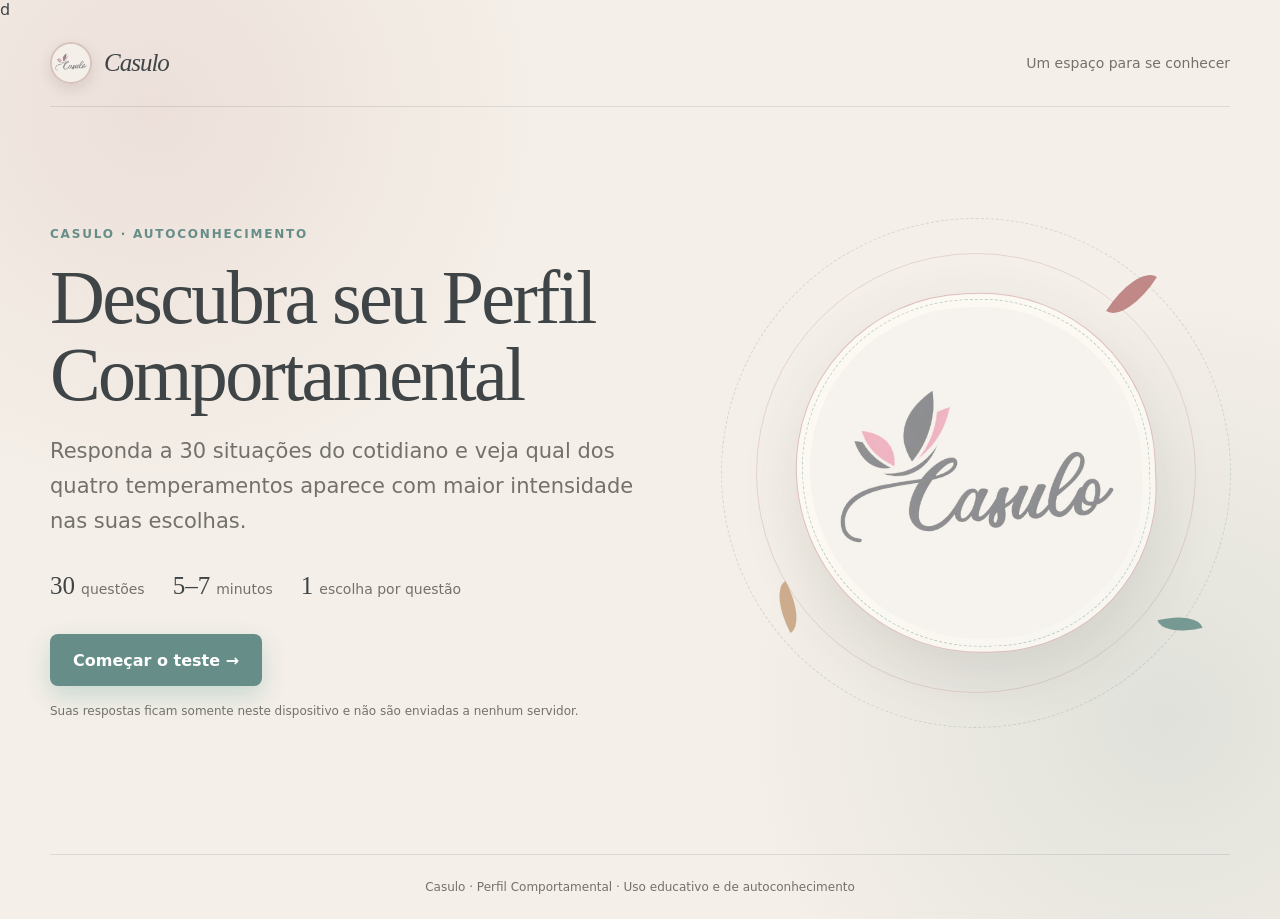
<file: index.html>
d<!doctype html>
<html lang="pt-BR">
<head>
  <meta charset="utf-8">
  <meta name="viewport" content="width=device-width, initial-scale=1">
  <meta name="description" content="Casulo — Perfil Comportamental">
  <title>Casulo | Perfil Comportamental</title>
  <link rel="stylesheet" href="styles.css">
</head>
<body>
  <div class="page-shell">
    <header class="site-header">
      <a class="brand" href="#" aria-label="Início">
        <img class="brand-mark" src="assets/casulo-marca.jpg" alt="">
        <span class="brand-name">Casulo</span>
      </a>
      <span class="header-label">Um espaço para se conhecer</span>
    </header>

    <main>
      <section id="intro" class="screen intro-screen">
        <div class="intro-copy">
          <span class="eyebrow">Casulo · Autoconhecimento</span>
          <h1>Descubra seu Perfil Comportamental</h1>
          <p class="lead">Responda a 30 situações do cotidiano e veja qual dos quatro temperamentos aparece com maior intensidade nas suas escolhas.</p>
          <div class="feature-row" aria-label="Informações do teste">
            <span><strong>30</strong> questões</span>
            <span><strong>5–7</strong> minutos</span>
            <span><strong>1</strong> escolha por questão</span>
          </div>
          <button id="start-button" class="primary-button" type="button">Começar o teste <span aria-hidden="true">→</span></button>
          <p class="privacy-note">Suas respostas ficam somente neste dispositivo e não são enviadas a nenhum servidor.</p>
        </div>
        <div class="intro-visual" aria-hidden="true">
          <div class="orbit orbit-one"></div>
          <div class="orbit orbit-two"></div>
          <div class="brand-photo-wrap">
            <img class="brand-photo" src="assets/casulo-marca.jpg" alt="">
          </div>
          <span class="floating-petal petal-one"></span>
          <span class="floating-petal petal-two"></span>
          <span class="floating-petal petal-three"></span>
        </div>
      </section>

      <section id="quiz" class="screen quiz-screen" hidden>
        <div class="quiz-topline">
          <button id="back-button" class="text-button" type="button" aria-label="Voltar à questão anterior">← Voltar</button>
          <span id="question-count">Questão 1 de 30</span>
        </div>
        <div class="progress-track" aria-hidden="true"><span id="progress-bar"></span></div>
        <div class="question-card">
          <span class="eyebrow">Escolha a opção que mais se parece com você</span>
          <h2 id="question-text"></h2>
          <div id="answer-list" class="answer-list" role="radiogroup" aria-labelledby="question-text"></div>
          <div class="quiz-actions">
            <span id="selection-hint" aria-live="polite">Selecione uma alternativa para continuar.</span>
            <button id="next-button" class="primary-button" type="button" disabled>Continuar <span aria-hidden="true">→</span></button>
          </div>
        </div>
      </section>

      <section id="result" class="screen result-screen" hidden>
        <div class="result-heading">
          <span class="eyebrow">Seu resultado</span>
          <h1 id="result-title"></h1>
          <p id="result-summary" class="lead"></p>
        </div>
        <div class="result-grid">
          <article class="result-card featured-card">
            <span class="card-label">Perfil predominante</span>
            <div id="result-icon" class="result-icon"></div>
            <h2 id="profile-name"></h2>
            <p id="profile-description"></p>
            <div id="profile-tags" class="tag-list"></div>
          </article>
          <article class="result-card chart-card">
            <span class="card-label">Distribuição das respostas</span>
            <div id="score-chart" class="score-chart"></div>
            <p class="chart-note">A soma dos percentuais corresponde às 30 respostas.</p>
          </article>
        </div>
        <div class="result-note">
          <strong>Como interpretar</strong>
          <p>O resultado indica preferências percebidas neste momento. Ele não é diagnóstico psicológico nem determina sua personalidade de forma definitiva.</p>
        </div>
        <div class="result-actions">
          <button id="restart-button" class="secondary-button" type="button">Refazer o teste</button>
          <button id="print-button" class="primary-button" type="button">Imprimir resultado</button>
        </div>
      </section>
    </main>

    <footer>Casulo · Perfil Comportamental · Uso educativo e de autoconhecimento</footer>
  </div>
  <script src="app.js"></script>
</body>
</html>
</file>
<file: styles.css>
:root {
  --ink: #3f4546;
  --muted: #74716d;
  --cream: #f4efe8;
  --paper: #fffcf7;
  --line: #ddd4ca;
  --teal: #668d88;
  --teal-dark: #496e69;
  --gold: #c8a17f;
  --coral: #b97878;
  --blue: #7c9498;
  --purple: #8a7a82;
  --shadow: 0 24px 60px rgba(69, 62, 58, .12);
}

* { box-sizing: border-box; }

body {
  margin: 0;
  min-height: 100vh;
  color: var(--ink);
  background:
    radial-gradient(circle at 12% 12%, rgba(185, 120, 120, .13), transparent 24rem),
    radial-gradient(circle at 91% 78%, rgba(102, 141, 136, .14), transparent 26rem),
    var(--cream);
  font-family: Inter, ui-sans-serif, system-ui, -apple-system, BlinkMacSystemFont, "Segoe UI", sans-serif;
}

button { font: inherit; }
[hidden] { display: none !important; }

.page-shell { width: min(1180px, calc(100% - 40px)); margin: 0 auto; }
.site-header { height: 88px; display: flex; align-items: center; justify-content: space-between; border-bottom: 1px solid rgba(22, 36, 56, .11); }
.brand { display: inline-flex; align-items: center; gap: 12px; color: var(--ink); text-decoration: none; }
.brand-mark { width: 42px; height: 42px; border: 2px solid #d7c3bc; border-radius: 50%; object-fit: cover; box-shadow: 0 5px 14px rgba(69, 62, 58, .14); }
.brand-name { font-family: Georgia, "Times New Roman", serif; font-size: 25px; font-style: italic; letter-spacing: -.04em; }
.header-label { color: var(--muted); font-size: 14px; }
.screen { min-height: calc(100vh - 153px); }

.intro-screen { display: grid; grid-template-columns: 1.08fr .92fr; align-items: center; gap: 6vw; padding: 70px 0 86px; }
.eyebrow { display: inline-block; color: var(--teal); font-size: 12px; font-weight: 800; letter-spacing: .15em; text-transform: uppercase; }
h1, h2 { font-family: Georgia, "Times New Roman", serif; font-weight: 500; letter-spacing: -.035em; }
h1 { max-width: 720px; margin: 18px 0 22px; font-size: clamp(44px, 6vw, 76px); line-height: 1.01; }
.lead { max-width: 650px; margin: 0; color: var(--muted); font-size: clamp(18px, 2vw, 21px); line-height: 1.65; }
.feature-row { display: flex; flex-wrap: wrap; gap: 28px; margin: 34px 0; color: var(--muted); font-size: 14px; }
.feature-row span { display: flex; align-items: baseline; gap: 6px; }
.feature-row strong { color: var(--ink); font-family: Georgia, serif; font-size: 25px; font-weight: 500; }
.primary-button, .secondary-button { min-height: 52px; padding: 0 23px; border-radius: 8px; border: 0; cursor: pointer; font-weight: 750; transition: transform .2s, background .2s, opacity .2s; }
.primary-button { color: #fff; background: var(--teal); box-shadow: 0 10px 24px rgba(23, 123, 117, .2); }
.primary-button:hover:not(:disabled) { background: var(--teal-dark); transform: translateY(-2px); }
.primary-button:disabled { cursor: not-allowed; opacity: .42; box-shadow: none; }
.secondary-button { color: var(--ink); background: transparent; border: 1px solid var(--line); }
.secondary-button:hover { background: #fff; }
.privacy-note { margin: 18px 0 0; color: var(--muted); font-size: 12px; }

.intro-visual { position: relative; min-height: 480px; display: grid; place-items: center; }
.brand-photo-wrap { position: relative; width: min(360px, 74vw); aspect-ratio: 1; padding: 13px; border: 1px solid rgba(185, 120, 120, .45); border-radius: 50% 50% 47% 53%; background: rgba(255,252,247,.72); box-shadow: var(--shadow); transform: rotate(-2deg); }
.brand-photo-wrap::after { content: ""; position: absolute; inset: 5px; border: 1px dashed rgba(102,141,136,.4); border-radius: inherit; pointer-events: none; }
.brand-photo { width: 100%; height: 100%; border-radius: inherit; object-fit: cover; filter: saturate(.84) contrast(.96) brightness(1.03); }
.floating-petal { position: absolute; width: 25px; height: 56px; border-radius: 100% 0 100% 0; opacity: .86; }
.petal-one { top: 7%; right: 17%; background: var(--coral); transform: rotate(32deg); }
.petal-two { right: 8%; bottom: 14%; width: 18px; height: 42px; background: var(--teal); transform: rotate(76deg); }
.petal-three { left: 11%; bottom: 17%; width: 20px; height: 48px; background: var(--gold); transform: rotate(-28deg); }
.orbit { position: absolute; border: 1px solid rgba(22,36,56,.14); border-radius: 50%; }
.orbit-one { width: 440px; height: 440px; border-color: rgba(185,120,120,.24); }
.orbit-two { width: 510px; height: 510px; border-color: rgba(102,141,136,.25); border-style: dashed; animation: rotate 50s linear infinite; }
@keyframes rotate { to { transform: rotate(360deg); } }

.quiz-screen { max-width: 820px; margin: 0 auto; padding: 48px 0 90px; }
.quiz-topline { display: flex; align-items: center; justify-content: space-between; color: var(--muted); font-size: 14px; }
.text-button { padding: 8px 0; border: 0; color: var(--muted); background: transparent; cursor: pointer; }
.text-button:hover { color: var(--ink); }
.progress-track { height: 4px; margin: 18px 0 45px; overflow: hidden; border-radius: 4px; background: #dddcd6; }
.progress-track span { display: block; width: 0; height: 100%; background: var(--teal); transition: width .35s ease; }
.question-card { padding: clamp(28px, 5vw, 58px); border: 1px solid rgba(22,36,56,.09); border-radius: 18px; background: rgba(255,254,250,.86); box-shadow: var(--shadow); }
.question-card h2 { min-height: 86px; margin: 13px 0 30px; font-size: clamp(29px, 4vw, 42px); line-height: 1.15; }
.answer-list { display: grid; gap: 12px; }
.answer-option { width: 100%; display: flex; align-items: center; gap: 14px; padding: 17px 18px; border: 1px solid var(--line); border-radius: 10px; background: #fff; color: var(--ink); text-align: left; cursor: pointer; transition: border .18s, background .18s, transform .18s; }
.answer-option:hover { border-color: #97aaa7; transform: translateX(3px); }
.answer-option.selected { border-color: var(--teal); background: #edf7f5; box-shadow: inset 0 0 0 1px var(--teal); }
.option-dot { flex: 0 0 auto; width: 20px; height: 20px; border: 1px solid #a9b0b5; border-radius: 50%; background: white; }
.selected .option-dot { border: 6px solid var(--teal); }
.quiz-actions { display: flex; align-items: center; justify-content: space-between; gap: 20px; margin-top: 30px; }
#selection-hint { color: var(--muted); font-size: 13px; }

.result-screen { max-width: 980px; margin: 0 auto; padding: 60px 0 90px; }
.result-heading { text-align: center; }
.result-heading h1 { margin: 15px auto 18px; font-size: clamp(40px, 6vw, 64px); }
.result-heading .lead { margin: auto; font-size: 18px; }
.result-grid { display: grid; grid-template-columns: .9fr 1.1fr; gap: 22px; margin-top: 42px; }
.result-card { padding: 34px; border: 1px solid rgba(22,36,56,.09); border-radius: 16px; background: var(--paper); box-shadow: 0 16px 40px rgba(22,36,56,.07); }
.featured-card { background: var(--ink); color: #fff; }
.card-label { color: #8d9daf; font-size: 11px; font-weight: 800; letter-spacing: .13em; text-transform: uppercase; }
.result-icon { width: 58px; height: 58px; margin: 30px 0 22px; border-radius: 50% 50% 50% 14px; background: var(--profile-color, var(--teal)); }
.featured-card h2 { margin: 0 0 12px; font-size: 38px; }
.featured-card p { color: #c7d0da; line-height: 1.65; }
.tag-list { display: flex; flex-wrap: wrap; gap: 8px; margin-top: 25px; }
.tag-list span { padding: 7px 10px; border: 1px solid rgba(255,255,255,.18); border-radius: 20px; color: #eef3f7; font-size: 12px; }
.score-chart { display: grid; gap: 24px; margin-top: 30px; }
.score-row-head { display: flex; justify-content: space-between; margin-bottom: 8px; font-size: 14px; }
.score-row-head strong { font-weight: 750; }
.score-row-head span { color: var(--muted); }
.score-track { height: 10px; overflow: hidden; border-radius: 8px; background: #e9e9e4; }
.score-fill { height: 100%; width: 0; border-radius: inherit; background: var(--bar-color); animation: grow .8s ease forwards; }
@keyframes grow { from { width: 0; } }
.chart-note { margin: 25px 0 0; color: var(--muted); font-size: 12px; }
.result-note { margin: 22px 0; padding: 22px 26px; border-left: 3px solid var(--gold); background: rgba(216,168,78,.1); }
.result-note p { margin: 7px 0 0; color: var(--muted); line-height: 1.55; }
.result-actions { display: flex; justify-content: center; gap: 12px; }
footer { min-height: 65px; display: grid; place-items: center; border-top: 1px solid rgba(22,36,56,.11); color: var(--muted); font-size: 12px; text-align: center; }

@media (max-width: 800px) {
  .page-shell { width: min(100% - 28px, 680px); }
  .header-label { display: none; }
  .intro-screen { grid-template-columns: 1fr; padding-top: 55px; }
  .intro-copy { text-align: center; }
  .lead { margin-inline: auto; }
  .feature-row { justify-content: center; }
  .intro-visual { min-height: 360px; }
  .brand-photo-wrap { width: 270px; }
  .orbit-one { width: 320px; height: 320px; }
  .orbit-two { width: 350px; height: 350px; }
  .result-grid { grid-template-columns: 1fr; }
}

@media (max-width: 520px) {
  .site-header { height: 72px; }
  h1 { font-size: 42px; }
  .intro-screen { padding-top: 42px; }
  .feature-row { gap: 14px 20px; }
  .intro-visual { min-height: 310px; }
  .brand-photo-wrap { width: 225px; }
  .orbit-one { width: 260px; height: 260px; }
  .orbit-two { width: 290px; height: 290px; }
  .quiz-screen { padding-top: 30px; }
  .progress-track { margin-bottom: 25px; }
  .question-card { padding: 25px 18px; }
  .question-card h2 { min-height: 0; }
  .quiz-actions { align-items: stretch; flex-direction: column; }
  .quiz-actions .primary-button { width: 100%; }
  .result-card { padding: 27px 22px; }
  .result-actions { flex-direction: column-reverse; }
}

@media print {
  body { background: #fff; }
  .page-shell { width: 100%; }
  .site-header, footer, .result-actions { display: none; }
  .result-screen { padding: 20px; }
  .result-grid { break-inside: avoid; }
  .result-card { box-shadow: none; }
}
</file>
